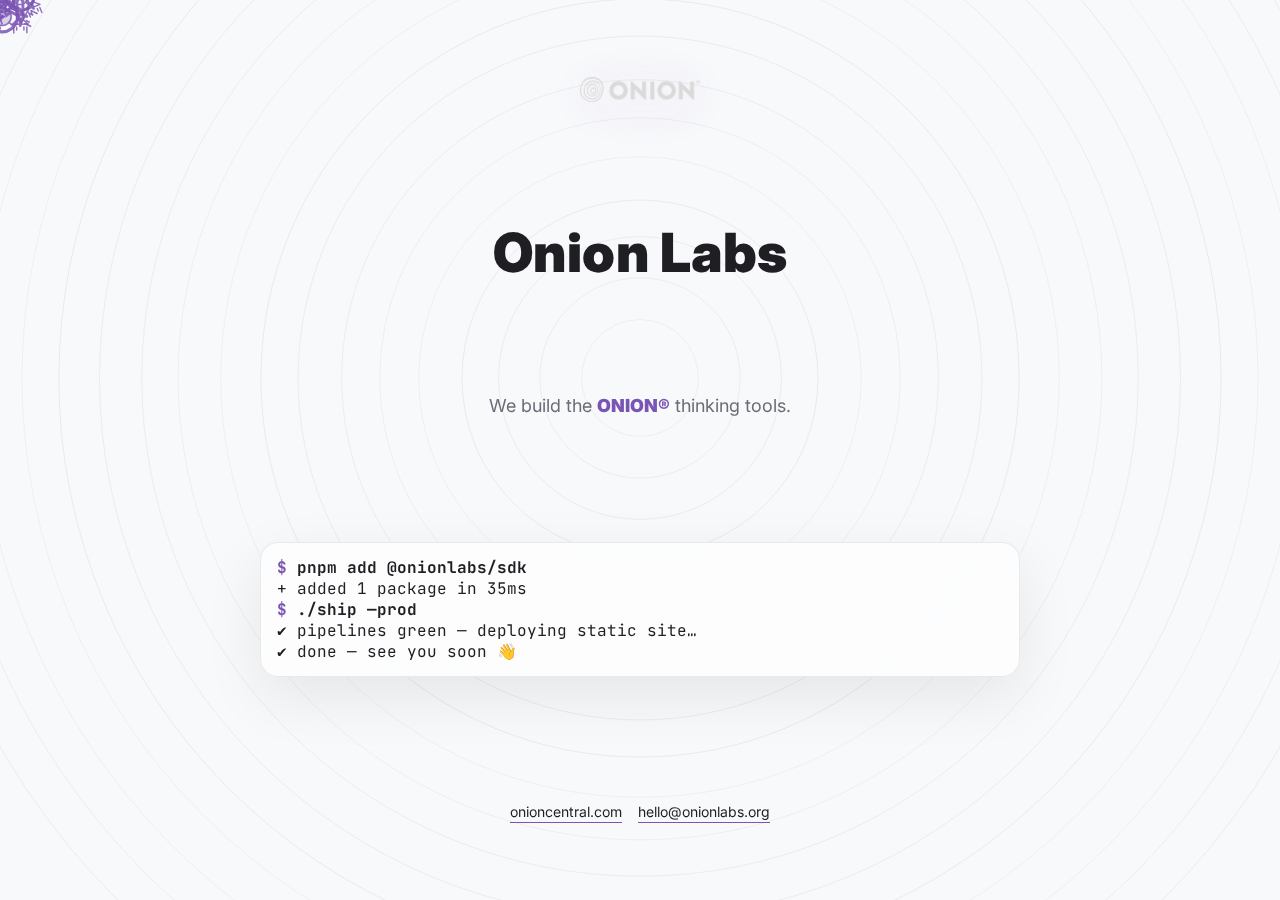
<file: index.html>
<!doctype html>
<html lang="en">
<head>
  <meta charset="utf-8" />
  <meta name="viewport" content="width=device-width, initial-scale=1" />
  <title>Onion Labs — We build the ONION® thinking tools</title>
  <meta name="description" content="Onion Labs: the tech behind Digital ONION®.">
  <link rel="canonical" href="https://onionlabs.org/" />
  <meta name="theme-color" content="#7b55b3" />
  <link rel="icon" type="image/png" href="./assets/onion-col.png" />
  <meta property="og:type" content="website" />
  <meta property="og:title" content="Onion Labs — We build the ONION® thinking tools" />
  <meta property="og:description" content="Onion Labs: the tech behind Digital ONION®." />
  <meta property="og:url" content="https://onionlabs.org/" />
  <meta property="og:image" content="https://onionlabs.org/assets/onion-col.png" />
  <meta name="twitter:card" content="summary_large_image" />
  <meta name="twitter:title" content="Onion Labs — We build the ONION® thinking tools" />
  <meta name="twitter:description" content="Onion Labs: the tech behind Digital ONION®." />
  <meta name="twitter:image" content="https://onionlabs.org/assets/onion-col.png" />
  <!-- Import Inter and JetBrains Mono fonts -->
  <link rel="preconnect" href="https://fonts.googleapis.com" />
  <link rel="preconnect" href="https://fonts.gstatic.com" crossorigin />
  <link
    href="https://fonts.googleapis.com/css2?family=Inter:wght@400;700;900&family=JetBrains+Mono:wght@400;700&display=swap"
    rel="stylesheet"
  />
  <link rel="stylesheet" href="./styles.css" />
</head>
<body class="labs">
  <!-- Animated canvas background -->
  <canvas id="bg"></canvas>

  <main class="shell">
    <img class="brand" src="./assets/onion-gray.png" alt="Onion Labs logo" />
    <h1>Onion Labs</h1>
    <p class="tag">
      We build the <span>ONION®</span> thinking tools.
    </p>
    <div class="terminal" role="region" aria-label="fun terminal">
      <div class="prompt"><span class="caret">$</span> pnpm add @onionlabs/sdk</div>
      <div class="line">+ added 1 package in 35ms</div>
      <div class="prompt"><span class="caret">$</span> ./ship —prod</div>
      <div class="line">✔ pipelines green — deploying static site…</div>
      <div class="line">✔ done — see you soon 👋</div>
    </div>
    <nav class="links">
      <a href="https://onioncentral.com" target="_blank" rel="noopener">onioncentral.com</a>
      <a href="mailto:hello@onionlabs.org">hello@onionlabs.org</a>
    </nav>
  </main>

  <script src="./app.js"></script>
</body>
</html>
</file>
<file: styles.css>
/*
 * Stylesheet for Onion Labs vanilla JS landing page.
 *
 * The design embraces a clean, off‑white theme with a focus on
 * readability and subtle technology cues. The animated canvas
 * draws concentric rings and floating building blocks to hint
 * at modularity while retaining the ONION® brand aesthetic.
 */

:root {
  --bg: #f8f9fb;
  --fg: #1f1f23;
  --muted: #6c6c78;
  --accent: #7b55b3;
  --card-bg: rgba(255, 255, 255, 0.65);
  --card-border: rgba(0, 0, 0, 0.08);
}

* {
  box-sizing: border-box;
  margin: 0;
  padding: 0;
}

html,
body {
  height: 100%;
}

body.labs {
  font-family: Inter, system-ui, -apple-system, Segoe UI, Roboto, Arial,
    sans-serif;
  background: var(--bg);
  color: var(--fg);
  overflow: hidden; /* single screen */
}

/* Canvas background fills the entire viewport */
#bg {
  position: fixed;
  inset: 0;
  width: 100%;
  height: 100%;
  display: block;
}

/* Central content wrapper */
.shell {
  position: relative;
  inset: 0;
  height: 100vh;
  width: 100%;
  display: grid;
  place-items: center;
  text-align: center;
  padding: 24px;
}

/* Onion Labs logo image */
.brand {
  width: min(120px, 22vw);
  opacity: 0.85;
  filter: drop-shadow(0 6px 24px rgba(123, 85, 179, 0.25));
}

h1 {
  font-weight: 900;
  letter-spacing: 0.5px;
  font-size: clamp(26px, 6vw, 54px);
  margin: 12px 0 4px;
  color: var(--fg);
}

.tag {
  margin-bottom: 20px;
  font-size: clamp(14px, 2.2vw, 18px);
  color: var(--muted);
}

.tag span {
  color: var(--accent);
  font-weight: 900;
}

/* Terminal‑style panel */
.terminal {
  width: min(760px, 92vw);
  background: var(--card-bg);
  border: 1px solid var(--card-border);
  border-radius: 18px;
  padding: 14px 16px;
  text-align: left;
  font-family: 'JetBrains Mono', ui-monospace, SFMono-Regular, Menlo, Consolas,
    monospace;
  box-shadow: 0 20px 60px rgba(0, 0, 0, 0.08);
  backdrop-filter: blur(10px);
}

.prompt {
  font-weight: 700;
}

.caret {
  color: var(--accent);
}

.links {
  display: flex;
  gap: 16px;
  justify-content: center;
  margin-top: 20px;
}

.links a {
  color: var(--fg);
  text-decoration: none;
  border-bottom: 1px solid var(--accent);
  padding-bottom: 2px;
  font-size: 14px;
  transition: opacity 0.15s ease;
}

.links a:hover {
  opacity: 0.8;
}

@media (max-height: 600px) {
  .terminal {
    display: none; /* hide terminal on very short screens to avoid clutter */
  }
}
</file>
